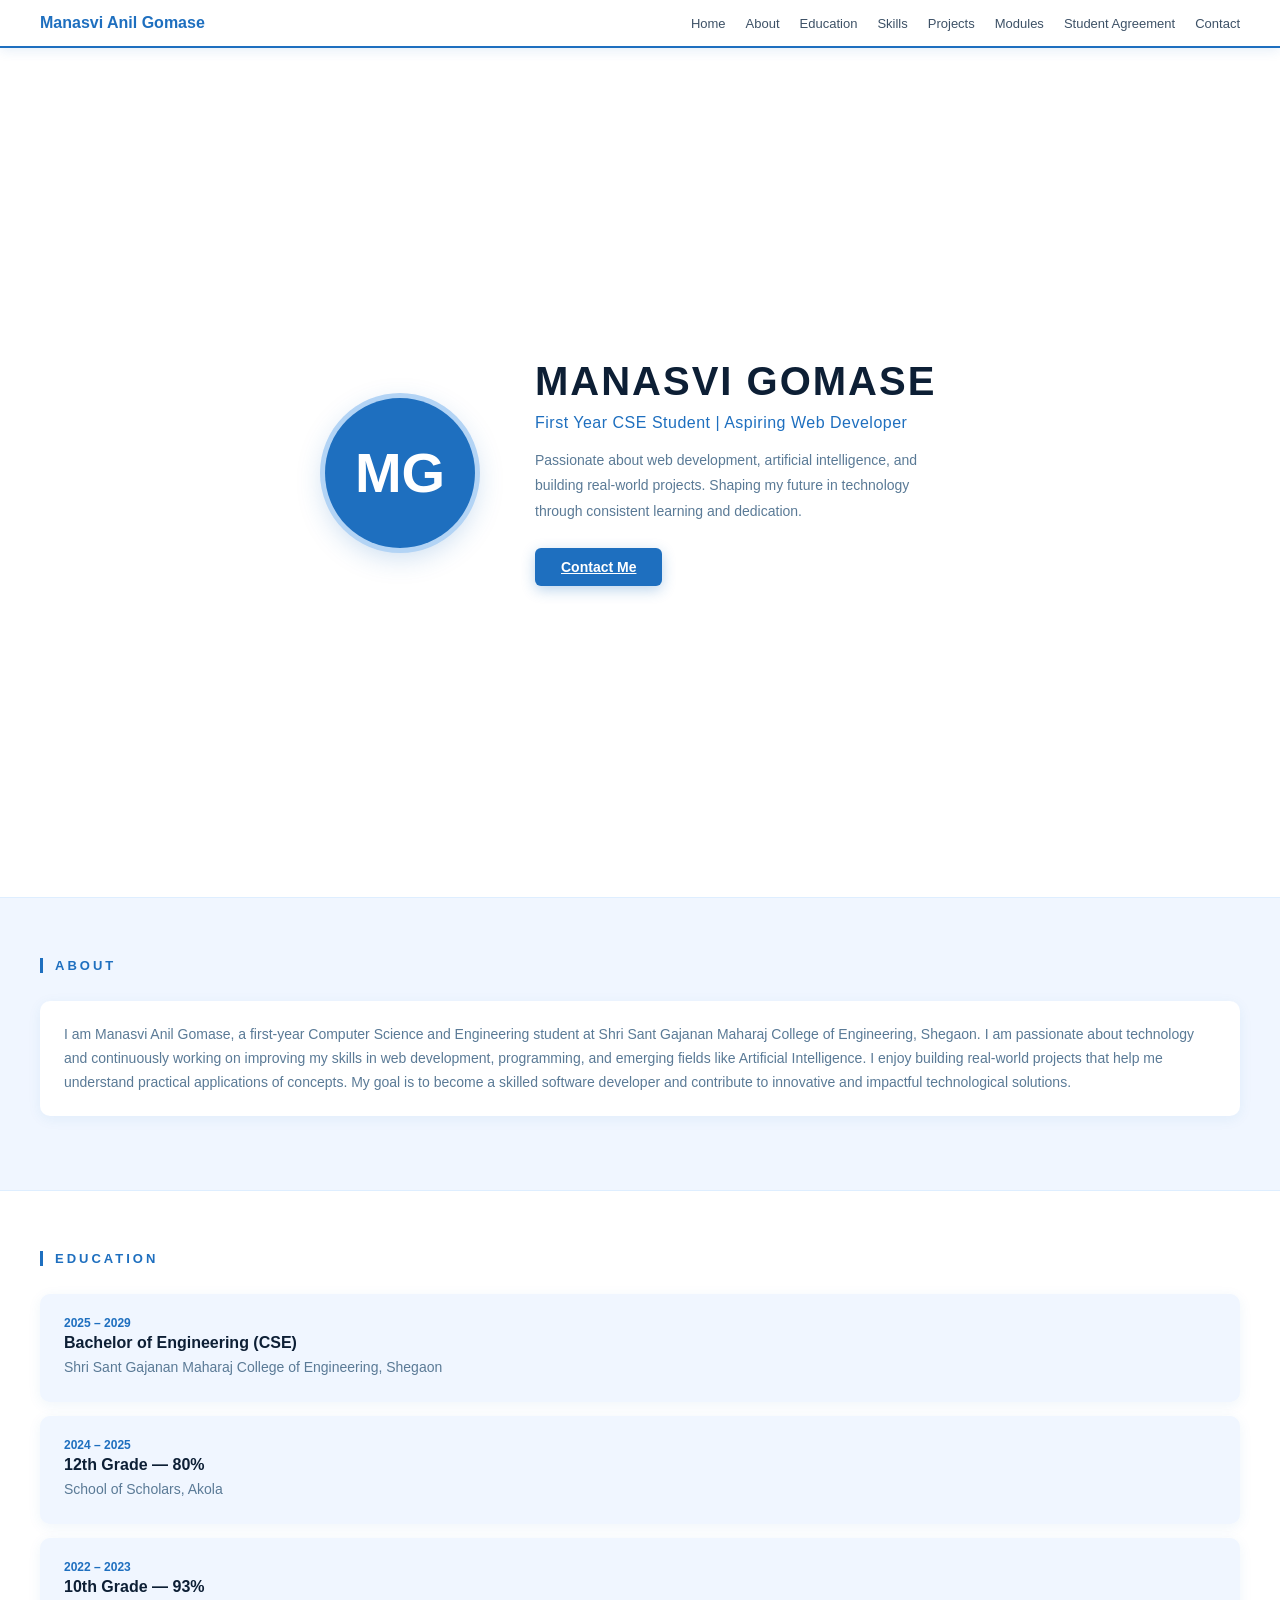
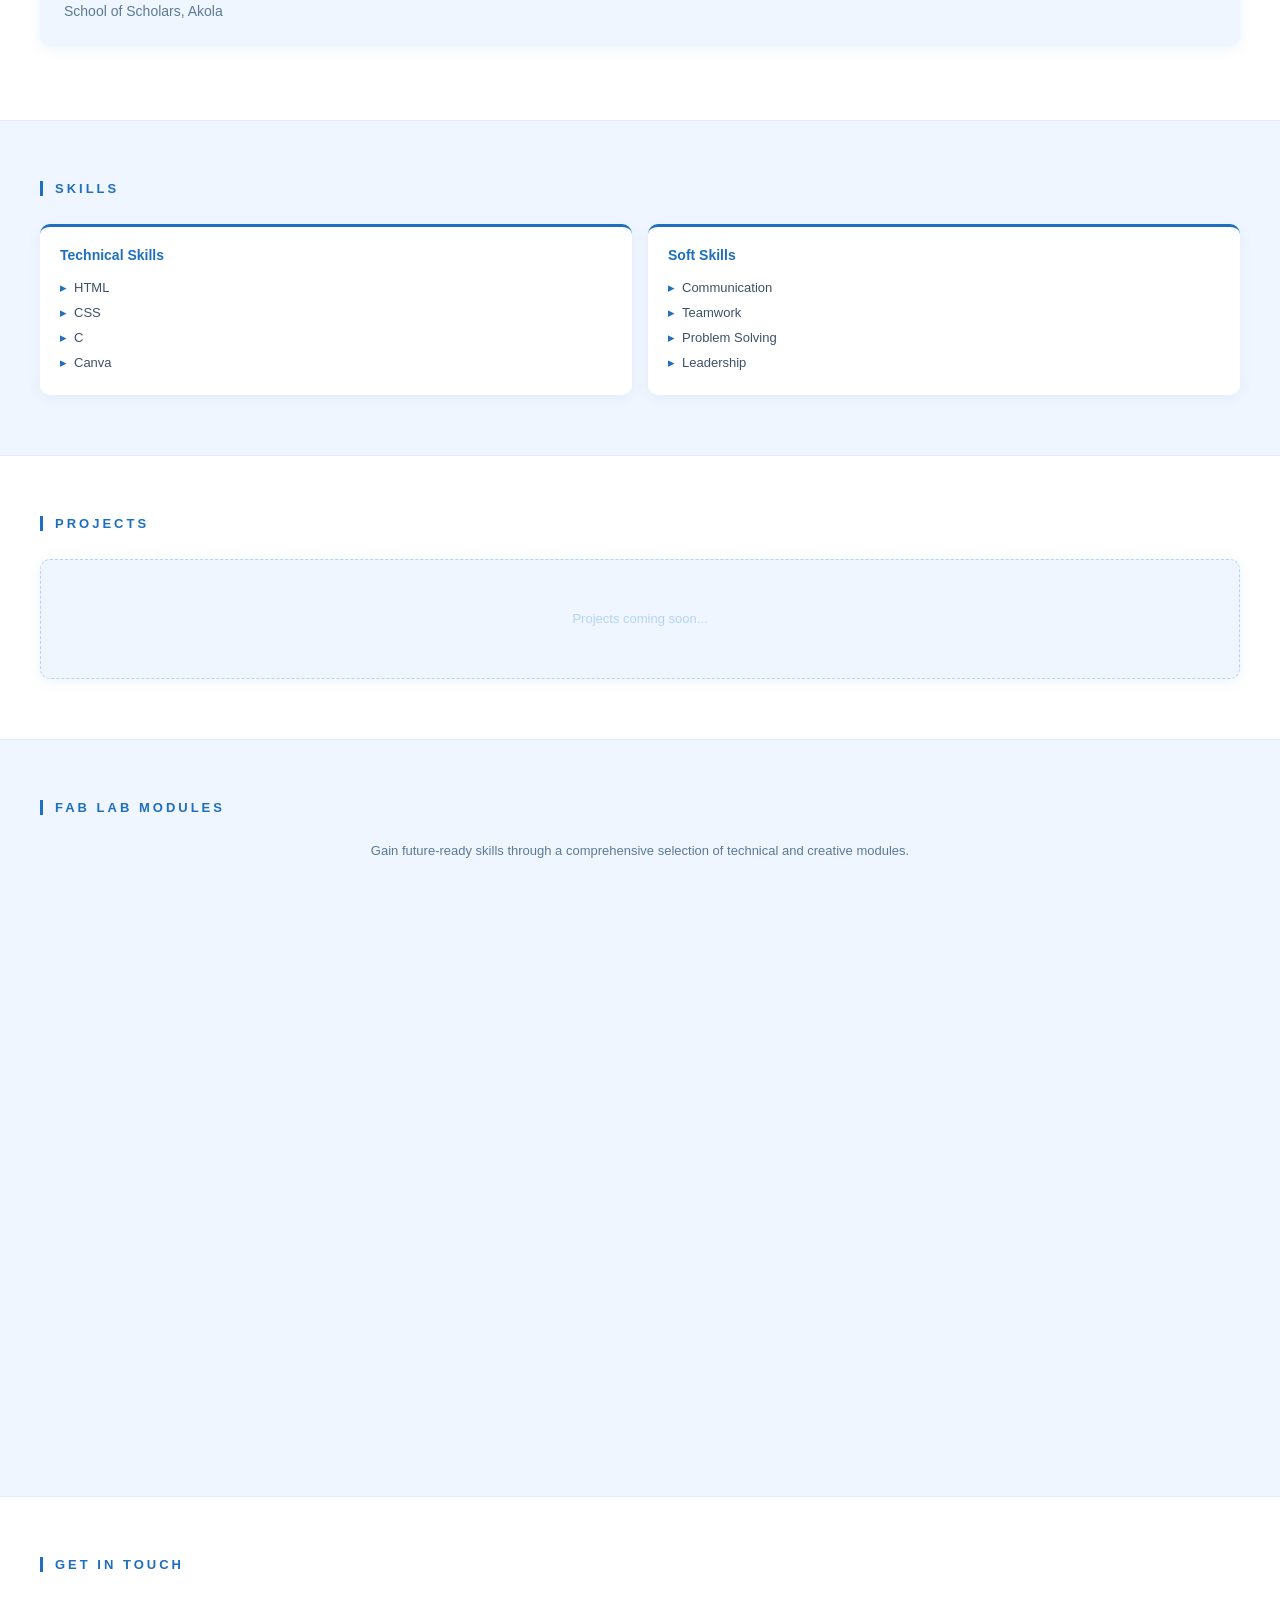
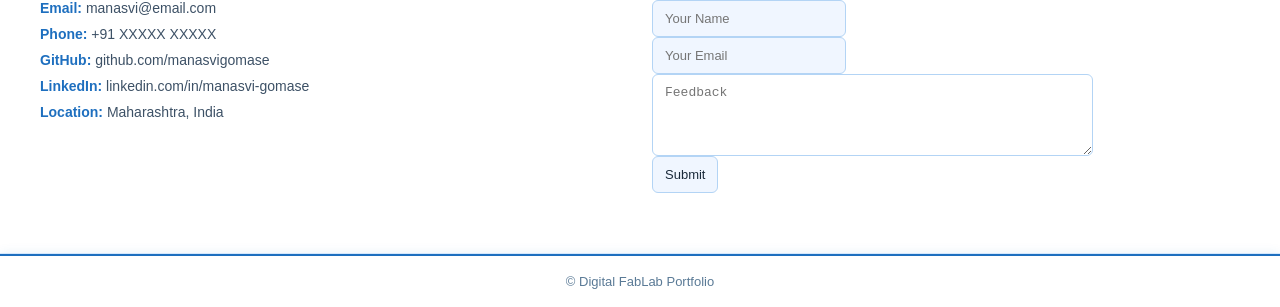
<file: index.html>
<html>
<head>
  <title>Manasvi Anil Gomase — Portfolio</title>
  <link rel="stylesheet" href="style.css">
</head>
<body>

  <!-- NAVBAR -->
  <nav>
    <span class="logo">Manasvi Anil Gomase</span>
    <ul>
      <li><a href="#home">Home</a></li>
      <li><a href="#about">About</a></li>
      <li><a href="#education">Education</a></li>
      <li><a href="#skills">Skills</a></li>
      <li><a href="#projects">Projects</a></li>
      <li><a href="#modules">Modules</a></li>
      <li><a href="std_agree.html" target="_blank">Student Agreement</a></li>
      <li><a href="#contact">Contact</a></li>
    </ul>
  </nav>

  <!-- HERO -->
  <section id="home" class="hero">
    <div class="hero-img">MG</div>
    <div class="hero-text">
      <h1>MANASVI GOMASE</h1>
      <h2>First Year CSE Student | Aspiring Web Developer</h2>
      <p>Passionate about web development, artificial intelligence, and building real-world projects. Shaping my future in technology through consistent learning and dedication.</p>
      <a href="#contact" class="hero-btn">Contact Me</a>
    </div>
  </section>

  <!-- ABOUT -->
  <section id="about" class="section blue">
    <div class="section-title">About</div>
    <div class="card">
      <p>
        I am Manasvi Anil Gomase, a first-year Computer Science and Engineering student at Shri Sant Gajanan Maharaj College of Engineering, Shegaon. I am passionate about technology and continuously working on improving my skills in web development, programming, and emerging fields like Artificial Intelligence.
        I enjoy building real-world projects that help me understand practical applications of concepts.
        My goal is to become a skilled software developer and contribute to innovative and impactful technological solutions.
      </p>
    </div>
  </section>

  <!-- EDUCATION -->
  <section id="education" class="section white">
    <div class="section-title">Education</div>
    <div class="card">
      <span class="tag">2025 – 2029</span>
      <h3>Bachelor of Engineering (CSE)</h3>
      <p>Shri Sant Gajanan Maharaj College of Engineering, Shegaon</p>
    </div>
    <div class="card">
      <span class="tag">2024 – 2025</span>
      <h3>12th Grade — 80%</h3>
      <p>School of Scholars, Akola</p>
    </div>
    <div class="card">
      <span class="tag">2022 – 2023</span>
      <h3>10th Grade — 93%</h3>
      <p>School of Scholars, Akola</p>
    </div>
  </section>

  <!-- SKILLS -->
  <section id="skills" class="section blue">
    <div class="section-title">Skills</div>
    <div class="skills-grid">
      <div class="skill-box">
        <h3>Technical Skills</h3>
        <ul>
          <li>HTML</li>
          <li>CSS</li>
          <li>C</li>
          <li>Canva</li>
        </ul>
      </div>
      <div class="skill-box">
        <h3>Soft Skills</h3>
        <ul>
          <li>Communication</li>
          <li>Teamwork</li>
          <li>Problem Solving</li>
          <li>Leadership</li>
        </ul>
      </div>
    </div>
  </section>

  <!-- PROJECTS -->
  <section id="projects" class="section white">
    <div class="section-title">Projects</div>
    <div class="project-empty">
      <span>Projects coming soon...</span>
    </div>
  </section>

  <!-- MODULES -->
  <section id="modules" class="section blue">
    <div class="section-title">Fab Lab Modules</div>
    <p class="modules-intro">Gain future-ready skills through a comprehensive selection of technical and creative modules.</p>
    <div class="modules-grid">

      <!-- Web Development -->
      <div class="mod-card">
        <div class="mod-card-inner">
          <div class="mod-front" style="--accent:#ff9800; --accent-light:#fff3e0;">
            <div class="mod-icon-wrap" style="background:#fff3e0;">
              <svg width="28" height="28" viewBox="0 0 24 24"><circle cx="12" cy="12" r="10" fill="#ff9800" opacity="0.15"/><path fill="#ff9800" d="M12 2C6.48 2 2 6.48 2 12s4.48 10 10 10 10-4.48 10-10S17.52 2 12 2zm-1 17.93c-3.95-.49-7-3.85-7-7.93 0-.62.08-1.21.21-1.79L9 15v1c0 1.1.9 2 2 2v1.93zm6.9-2.54c-.26-.81-1-1.39-1.9-1.39h-1v-3c0-.55-.45-1-1-1H8v-2h2c.55 0 1-.45 1-1V7h2c1.1 0 2-.9 2-2v-.41c2.93 1.19 5 4.06 5 7.41 0 2.08-.8 3.97-2.1 5.39z"/></svg>
            </div>
            <div class="mod-title">Web Development</div>
            <div class="mod-tag" style="color:#ff9800; background:#fff3e0;">HTML · CSS · JS</div>
          </div>
          <div class="mod-back" style="--accent:#ff9800;">
            <div class="mod-back-title">Web Development</div>
            <p class="mod-desc">Building responsive, accessible websites from scratch using modern HTML, CSS, and JavaScript.</p>
            <a href="learnings.md" class="mod-link" style="border-color:#ff9800; color:#ff9800;">📄 View Notes →</a>
          </div>
        </div>
      </div>

      <!-- UI/UX Design -->
      <div class="mod-card">
        <div class="mod-card-inner">
          <div class="mod-front" style="--accent:#e91e63; --accent-light:#fce4ec;">
            <div class="mod-icon-wrap" style="background:#fce4ec;">
              <svg width="28" height="28" viewBox="0 0 24 24"><path fill="#e91e63" d="M12 3c-4.97 0-9 4.03-9 9s4.03 9 9 9 9-4.03 9-9-4.03-9-9-9zm0 16c-3.86 0-7-3.14-7-7s3.14-7 7-7 7 3.14 7 7-3.14 7-7 7z"/><path fill="#e91e63" d="M12 8c-2.21 0-4 1.79-4 4s1.79 4 4 4 4-1.79 4-4-1.79-4-4-4zm0 6c-1.1 0-2-.9-2-2s.9-2 2-2 2 .9 2 2-.9 2-2 2z"/></svg>
            </div>
            <div class="mod-title">UI/UX Design</div>
            <div class="mod-tag" style="color:#e91e63; background:#fce4ec;">Figma · Prototyping</div>
          </div>
          <div class="mod-back" style="--accent:#e91e63;">
            <div class="mod-back-title">UI/UX Design</div>
            <p class="mod-desc">Designing intuitive interfaces and user experiences using Figma — from wireframes to polished prototypes.</p>
            <div class="mod-links-col">
              <a href="https://www.figma.com/design/nIs9AjOGGmblWzNxbGfaVk/project?node-id=2-3&t=CEdAM4NLik5T2jX7-1" target="_blank" class="mod-link" style="border-color:#e91e63; color:#e91e63;">🎨 Project Design →</a>
              <a href="https://www.figma.com/design/fpta4IPZuKh6LiPU5qY6MK/red-bull-final?node-id=0-1&t=2FHBfzVdJhu06Wbn-1" target="_blank" class="mod-link" style="border-color:#e91e63; color:#e91e63;">🐂 Red Bull Final →</a>
            </div>
          </div>
        </div>
      </div>

      <!-- CAD Designing -->
      <div class="mod-card">
        <div class="mod-card-inner">
          <div class="mod-front" style="--accent:#4caf50; --accent-light:#e8f5e9;">
            <div class="mod-icon-wrap" style="background:#e8f5e9;">
              <svg width="28" height="28" viewBox="0 0 24 24"><path fill="#4caf50" d="M19 3H5c-1.1 0-2 .9-2 2v14c0 1.1.9 2 2 2h14c1.1 0 2-.9 2-2V5c0-1.1-.9-2-2-2zm-7 3c1.93 0 3.5 1.57 3.5 3.5S13.93 13 12 13s-3.5-1.57-3.5-3.5S10.07 6 12 6zm7 13H5v-.23c0-.62.28-1.2.76-1.58C7.47 15.82 9.64 15 12 15s4.53.82 6.24 2.19c.48.38.76.97.76 1.58V19z"/></svg>
            </div>
            <div class="mod-title">CAD Designing</div>
            <div class="mod-tag" style="color:#4caf50; background:#e8f5e9;">3D Modelling</div>
          </div>
          <div class="mod-back" style="--accent:#4caf50;">
            <div class="mod-back-title">CAD Designing</div>
            <p class="mod-desc">Creating precise 3D models and engineering drawings using CAD software for real-world fabrication.</p>
          </div>
        </div>
      </div>

      <!-- Laser Cutting -->
      <div class="mod-card">
        <div class="mod-card-inner">
          <div class="mod-front" style="--accent:#ffc107; --accent-light:#fff8e1;">
            <div class="mod-icon-wrap" style="background:#fff8e1;">
              <svg width="28" height="28" viewBox="0 0 24 24"><path fill="#ffc107" d="M7 14c-1.66 0-3 1.34-3 3 0 1.31-1.16 2-2 2 .92 1.22 2.49 2 4 2 2.21 0 4-1.79 4-4 0-1.66-1.34-3-3-3zm13.71-9.37l-1.34-1.34c-.39-.39-1.02-.39-1.41 0L9 12.25 11.75 15l8.96-8.96c.39-.39.39-1.02 0-1.41z"/></svg>
            </div>
            <div class="mod-title">Laser Cutting</div>
            <div class="mod-tag" style="color:#ffc107; background:#fff8e1;">Fabrication</div>
          </div>
          <div class="mod-back" style="--accent:#ffc107;">
            <div class="mod-back-title">Laser Cutting</div>
            <p class="mod-desc">Using laser cutters to fabricate precise shapes and engravings on wood, acrylic, and other materials.</p>
          </div>
        </div>
      </div>

      <!-- 3D Printing -->
      <div class="mod-card">
        <div class="mod-card-inner">
          <div class="mod-front" style="--accent:#2196f3; --accent-light:#e3f2fd;">
            <div class="mod-icon-wrap" style="background:#e3f2fd;">
              <svg width="28" height="28" viewBox="0 0 24 24"><path fill="#2196f3" d="M12 2L2 7l10 5 10-5-10-5z"/><path fill="#2196f3" opacity="0.7" d="M2 17l10 5 10-5"/><path fill="#2196f3" opacity="0.4" d="M2 12l10 5 10-5"/></svg>
            </div>
            <div class="mod-title">3D Printing</div>
            <div class="mod-tag" style="color:#2196f3; background:#e3f2fd;">Additive Mfg.</div>
          </div>
          <div class="mod-back" style="--accent:#2196f3;">
            <div class="mod-back-title">3D Printing</div>
            <p class="mod-desc">Turning digital designs into physical objects layer by layer using FDM and resin 3D printers.</p>
          </div>
        </div>
      </div>

      <!-- PCB Design -->
      <div class="mod-card">
        <div class="mod-card-inner">
          <div class="mod-front" style="--accent:#9c27b0; --accent-light:#f3e5f5;">
            <div class="mod-icon-wrap" style="background:#f3e5f5;">
              <svg width="28" height="28" viewBox="0 0 24 24"><path fill="#9c27b0" d="M9 3H7v2H5v2h2v2H5v2h2v2H5v2h2v2h2v-2h2v2h2v-2h2v2h2v-2h2v-2h-2v-2h2v-2h-2V9h2V7h-2V5h-2v2h-2V5h-2v2H9V3zm0 4h6v10H9V7z"/></svg>
            </div>
            <div class="mod-title">PCB Design</div>
            <div class="mod-tag" style="color:#9c27b0; background:#f3e5f5;">Electronics</div>
          </div>
          <div class="mod-back" style="--accent:#9c27b0;">
            <div class="mod-back-title">PCB Design</div>
            <p class="mod-desc">Designing printed circuit boards with schematic capture and layout tools for electronic projects.</p>
          </div>
        </div>
      </div>

      <!-- IoT & Embedded -->
      <div class="mod-card">
        <div class="mod-card-inner">
          <div class="mod-front" style="--accent:#00bcd4; --accent-light:#e0f7fa;">
            <div class="mod-icon-wrap" style="background:#e0f7fa;">
              <svg width="28" height="28" viewBox="0 0 24 24"><path fill="#00bcd4" d="M1 9l2 2c4.97-4.97 13.03-4.97 18 0l2-2C16.93 2.93 7.08 2.93 1 9zm8 8l3 3 3-3c-1.65-1.66-4.34-1.66-6 0zm-4-4l2 2c2.76-2.76 7.24-2.76 10 0l2-2C15.14 9.14 8.87 9.14 5 13z"/></svg>
            </div>
            <div class="mod-title">IoT &amp; Embedded</div>
            <div class="mod-tag" style="color:#00bcd4; background:#e0f7fa;">Arduino · ESP32</div>
          </div>
          <div class="mod-back" style="--accent:#00bcd4;">
            <div class="mod-back-title">IoT &amp; Embedded</div>
            <p class="mod-desc">Programming microcontrollers and connecting devices to the internet for smart, connected projects.</p>
          </div>
        </div>
      </div>

      <!-- Java Programming -->
      <div class="mod-card">
        <div class="mod-card-inner">
          <div class="mod-front" style="--accent:#ff5722; --accent-light:#fff3e0;">
            <div class="mod-icon-wrap" style="background:#fff3e0;">
              <svg width="28" height="28" viewBox="0 0 24 24"><path fill="#ff5722" d="M9.4 16.6L4.8 12l4.6-4.6L8 6l-6 6 6 6 1.4-1.4zm5.2 0l4.6-4.6-4.6-4.6L16 6l6 6-6 6-1.4-1.4z"/></svg>
            </div>
            <div class="mod-title">Java Programming</div>
            <div class="mod-tag" style="color:#ff5722; background:#fff3e0;">OOP · DSA</div>
          </div>
          <div class="mod-back" style="--accent:#ff5722;">
            <div class="mod-back-title">Java Programming</div>
            <p class="mod-desc">Learning object-oriented programming, data structures, and algorithms through Java to build robust applications.</p>
          </div>
        </div>
      </div>

      <!-- AI & ML -->
      <div class="mod-card">
        <div class="mod-card-inner">
          <div class="mod-front" style="--accent:#3f51b5; --accent-light:#e8eaf6;">
            <div class="mod-icon-wrap" style="background:#e8eaf6;">
              <svg width="28" height="28" viewBox="0 0 24 24"><path fill="#3f51b5" d="M21 10.5h-1V7c0-1.1-.9-2-2-2h-4V3.5C14 2.12 12.88 1 11.5 1S9 2.12 9 3.5V5H5C3.9 5 3 5.9 3 7v3.5H2c-1.1 0-2 .9-2 2s.9 2 2 2h1V19c0 1.1.9 2 2 2h14c1.1 0 2-.9 2-2v-3.5h1c1.1 0 2-.9 2-2s-.9-2-2-2zM9 13.5c-.83 0-1.5-.67-1.5-1.5s.67-1.5 1.5-1.5 1.5.67 1.5 1.5-.67 1.5-1.5 1.5zm6 0c-.83 0-1.5-.67-1.5-1.5s.67-1.5 1.5-1.5 1.5.67 1.5 1.5-.67 1.5-1.5 1.5z"/></svg>
            </div>
            <div class="mod-title">AI &amp; ML</div>
            <div class="mod-tag" style="color:#3f51b5; background:#e8eaf6;">Python · Models</div>
          </div>
          <div class="mod-back" style="--accent:#3f51b5;">
            <div class="mod-back-title">AI &amp; ML</div>
            <p class="mod-desc">Exploring machine learning algorithms, neural networks, and AI tools to solve intelligent real-world problems.</p>
          </div>
        </div>
      </div>

    </div>
  </section>

  <!-- CONTACT -->
  <section id="contact" class="section white">
    <div class="section-title">Get in Touch</div>
    <div class="contact-grid">
      <div class="contact-info">
        <p><strong>Email:</strong> manasvi@email.com</p>
        <p><strong>Phone:</strong> +91 XXXXX XXXXX</p>
        <p><strong>GitHub:</strong> github.com/manasvigomase</p>
        <p><strong>LinkedIn:</strong> linkedin.com/in/manasvi-gomase</p>
        <p><strong>Location:</strong> Maharashtra, India</p>
      </div>
      <div class="contact-form">
        <form>
          <input type="text" placeholder="Your Name" required><br>
          <input type="email" placeholder="Your Email" required><br>
          <textarea rows="4" cols="50" placeholder="Feedback"></textarea><br>
          <input type="submit" value="Submit">
        </form>
      </div>
    </div>
  </section>

  <footer>
    <p>© Digital FabLab Portfolio</p>
  </footer>

</body>
</html>
</file>
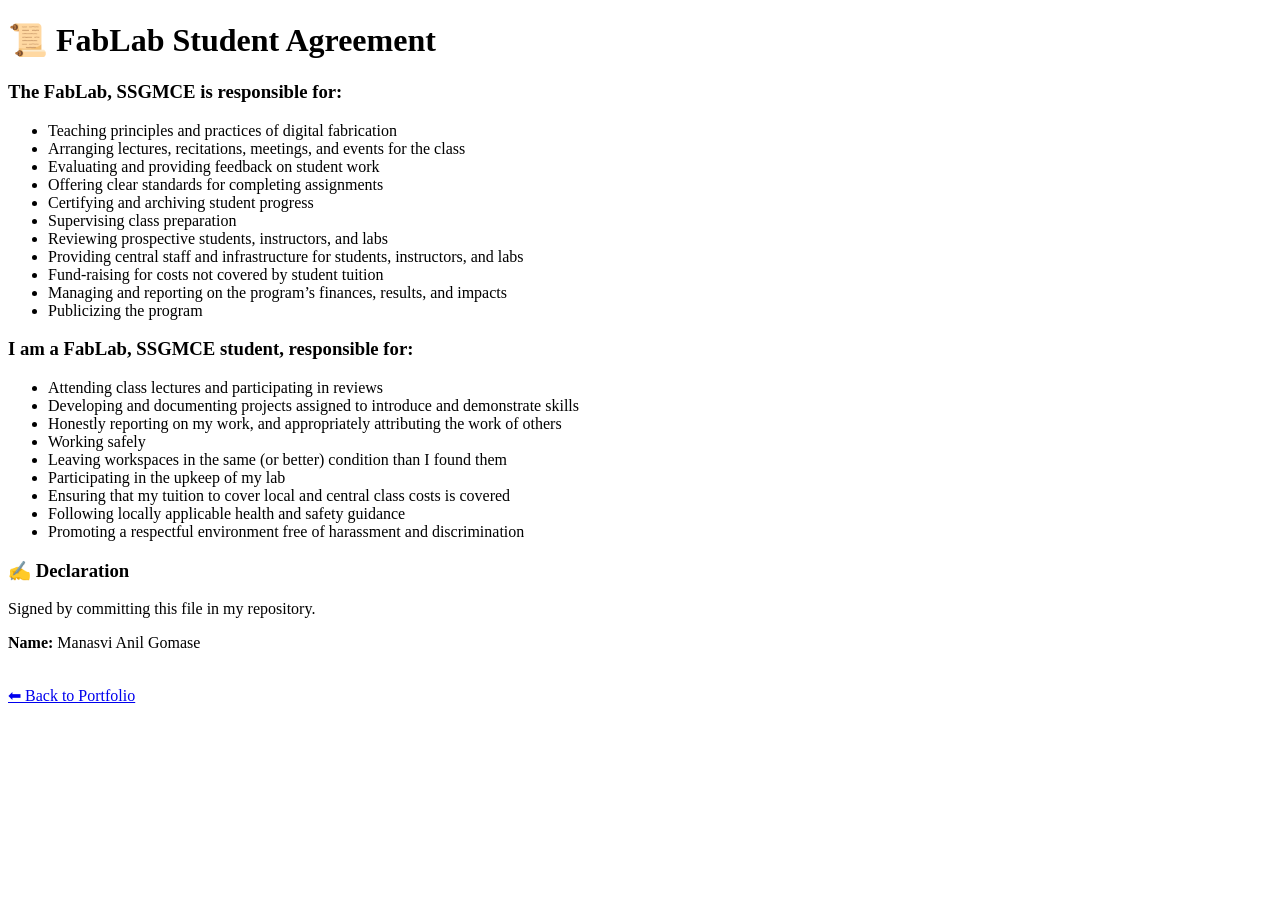
<file: std_agree.html>
<!DOCTYPE html>
<html>
<head>
    <title>FabLab Student Agreement</title>
</head>
<body>

<h1>📜 FabLab Student Agreement</h1>

<h3>The FabLab, SSGMCE is responsible for:</h3>
<ul>
    <li>Teaching principles and practices of digital fabrication</li>
    <li>Arranging lectures, recitations, meetings, and events for the class</li>
    <li>Evaluating and providing feedback on student work</li>
    <li>Offering clear standards for completing assignments</li>
    <li>Certifying and archiving student progress</li>
    <li>Supervising class preparation</li>
    <li>Reviewing prospective students, instructors, and labs</li>
    <li>Providing central staff and infrastructure for students, instructors, and labs</li>
    <li>Fund-raising for costs not covered by student tuition</li>
    <li>Managing and reporting on the program’s finances, results, and impacts</li>
    <li>Publicizing the program</li>
</ul>

<h3>I am a FabLab, SSGMCE student, responsible for:</h3>
<ul>
    <li>Attending class lectures and participating in reviews</li>
    <li>Developing and documenting projects assigned to introduce and demonstrate skills</li>
    <li>Honestly reporting on my work, and appropriately attributing the work of others</li>
    <li>Working safely</li>
    <li>Leaving workspaces in the same (or better) condition than I found them</li>
    <li>Participating in the upkeep of my lab</li>
    <li>Ensuring that my tuition to cover local and central class costs is covered</li>
    <li>Following locally applicable health and safety guidance</li>
    <li>Promoting a respectful environment free of harassment and discrimination</li>
</ul>

<h3>✍️ Declaration</h3>

<p>Signed by committing this file in my repository.</p>

<p><strong>Name:</strong> Manasvi Anil Gomase</p>

<br>

<a href="index.html">⬅ Back to Portfolio</a>

</body>
</html>
</file>
<file: style.css>
/* ===== RESET ===== */
* { margin: 0; padding: 0; box-sizing: border-box; }

/* ===== GLOBAL ===== */
body { font-family: Arial, sans-serif; color: #1a2a3a; }

/* ===== NAVBAR ===== */
nav {
  background: #ffffff;
  display: flex;
  justify-content: space-between;
  align-items: center;
  padding: 14px 40px;
  position: sticky;
  top: 0;
  z-index: 100;
  box-shadow: 0 2px 12px rgba(30,111,191,0.12);
  border-bottom: 2px solid #1e6fbf;
}
nav .logo { color: #1e6fbf; font-weight: bold; font-size: 16px; }
nav ul { display: flex; gap: 20px; list-style: none; }
nav a { color: #3d5166; text-decoration: none; font-size: 13px; transition: color 0.2s; }
nav a:hover { color: #1e6fbf; }

/* ===== HERO ===== */
.hero {
  background: #ffffff;
  min-height: calc(100vh - 50px);
  padding: 40px;
  display: flex;
  align-items: center;
  justify-content: center;
  gap: 60px;
  flex-wrap: wrap;
  border-bottom: 1px solid #deeeff;
}
.hero-img {
  width: 150px;
  height: 150px;
  border-radius: 50%;
  background: #1e6fbf;
  display: flex;
  align-items: center;
  justify-content: center;
  font-size: 56px;
  font-weight: bold;
  color: #fff;
  box-shadow: 0 0 0 5px #b3d4f5, 0 8px 28px rgba(30,111,191,0.25);
}
.hero-text h1 { font-size: 40px; color: #0d1f35; letter-spacing: 2px; font-weight: 700; }
.hero-text h2 { font-size: 16px; color: #1e6fbf; margin: 10px 0 16px; font-weight: normal; letter-spacing: 0.5px; }
.hero-text p { font-size: 14px; color: #5a7a96; max-width: 420px; line-height: 1.8; margin-bottom: 24px; }
.hero-btn {
  background: #1e6fbf;
  color: #fff;
  padding: 11px 26px;
  border-radius: 6px;
  font-size: 14px;
  font-weight: bold;
  display: inline-block;
  box-shadow: 0 4px 14px rgba(30,111,191,0.3);
}

/* ===== SECTIONS ===== */
.section {
  padding: 60px 40px;
  border-bottom: 1px solid #deeeff;
}
.section.white { background: #ffffff; }
.section.blue  { background: #f0f6ff; }

/* ===== SECTION TITLE ===== */
.section-title {
  font-size: 13px;
  font-weight: bold;
  color: #1e6fbf;
  letter-spacing: 3px;
  text-transform: uppercase;
  border-left: 3px solid #1e6fbf;
  padding-left: 12px;
  margin-bottom: 28px;
}

/* ===== CARDS ===== */
.card {
  border-radius: 10px;
  padding: 22px 24px;
  box-shadow: 0 3px 14px rgba(30,111,191,0.07);
  margin-bottom: 14px;
}
.section.white .card { background: #f0f6ff; }
.section.blue  .card { background: #ffffff; }
.card h3 { font-size: 16px; color: #0d1f35; margin-bottom: 4px; }
.card p  { font-size: 14px; color: #5a7a96; line-height: 1.7; }
.card .tag { font-size: 12px; color: #1e6fbf; font-weight: bold; display: block; margin-bottom: 4px; }

/* ===== SKILLS ===== */
.skills-grid { display: flex; gap: 16px; flex-wrap: wrap; }
.skill-box {
  flex: 1;
  min-width: 180px;
  border-radius: 10px;
  padding: 20px;
  box-shadow: 0 3px 14px rgba(30,111,191,0.07);
  border-top: 3px solid #1e6fbf;
}
.section.white .skill-box { background: #f0f6ff; }
.section.blue  .skill-box { background: #ffffff; }
.skill-box h3 { font-size: 14px; color: #1e6fbf; margin-bottom: 12px; }
.skill-box ul { list-style: none; }
.skill-box li { font-size: 13px; color: #3d5166; padding: 5px 0 5px 14px; position: relative; }
.skill-box li::before { content: '▸'; position: absolute; left: 0; color: #1e6fbf; }

/* ===== PROJECTS ===== */
.project-empty {
  border-radius: 10px;
  min-height: 120px;
  border: 1.5px dashed #b3d4f5;
  display: flex;
  align-items: center;
  justify-content: center;
  box-shadow: 0 3px 14px rgba(30,111,191,0.07);
}
.section.white .project-empty { background: #f0f6ff; }
.section.blue  .project-empty { background: #ffffff; }
.project-empty span { font-size: 13px; color: #b3d4f5; }

/* ===== MODULES ===== */
.modules-intro {
  font-size: 13px;
  color: #5a7a96;
  margin-bottom: 28px;
  text-align: center;
}

.modules-grid {
  display: grid;
  grid-template-columns: repeat(3, 1fr);
  gap: 20px;
  max-width: 900px;
  margin: 0 auto;
}

/* Flip card container */
.mod-card {
  height: 170px;
  perspective: 1000px;
  cursor: pointer;
}

.mod-card-inner {
  position: relative;
  width: 100%;
  height: 100%;
  transition: transform 0.55s cubic-bezier(0.4, 0.2, 0.2, 1);
  transform-style: preserve-3d;
}

.mod-card:hover .mod-card-inner {
  transform: rotateY(180deg);
}

/* Shared front/back */
.mod-front,
.mod-back {
  position: absolute;
  width: 100%;
  height: 100%;
  border-radius: 14px;
  backface-visibility: hidden;
  -webkit-backface-visibility: hidden;
  display: flex;
  flex-direction: column;
  align-items: center;
  justify-content: center;
  padding: 18px 16px;
  box-shadow: 0 4px 16px rgba(30,111,191,0.10);
  gap: 8px;
}

/* FRONT */
.mod-front {
  background: #ffffff;
  border-top: 3px solid var(--accent);
  text-align: center;
}

.mod-icon-wrap {
  width: 52px;
  height: 52px;
  border-radius: 50%;
  display: flex;
  align-items: center;
  justify-content: center;
  margin-bottom: 4px;
  transition: transform 0.3s;
}

.mod-card:hover .mod-icon-wrap {
  transform: scale(1.1);
}

.mod-title {
  font-size: 13.5px;
  font-weight: 700;
  color: #0d1f35;
  line-height: 1.3;
}

.mod-tag {
  font-size: 10.5px;
  font-weight: 600;
  padding: 3px 10px;
  border-radius: 20px;
  letter-spacing: 0.4px;
}

/* BACK */
.mod-back {
  background: var(--accent);
  transform: rotateY(180deg);
  text-align: center;
  gap: 6px;
}

.mod-back-title {
  font-size: 13px;
  font-weight: 700;
  color: #ffffff;
  margin-bottom: 2px;
}

.mod-desc {
  font-size: 11.5px;
  color: rgba(255,255,255,0.9);
  line-height: 1.6;
  max-width: 200px;
}

.mod-link {
  display: inline-block;
  margin-top: 4px;
  font-size: 11px;
  font-weight: 700;
  color: var(--accent);
  background: #ffffff;
  border: 1.5px solid var(--accent);
  border-radius: 20px;
  padding: 4px 12px;
  text-decoration: none;
  transition: background 0.2s, color 0.2s;
}

.mod-link:hover {
  background: rgba(255,255,255,0.85);
}

.mod-links-col {
  display: flex;
  flex-direction: column;
  gap: 6px;
  align-items: center;
  width: 100%;
}

/* ===== CONTACT ===== */
.contact-grid { display: flex; gap: 24px; flex-wrap: wrap; }
.contact-info { flex: 1; min-width: 180px; }
.contact-info p { font-size: 14px; color: #3d5166; margin-bottom: 10px; }
.contact-info strong { color: #1e6fbf; }
.contact-form { flex: 1; min-width: 180px; display: flex; flex-direction: column; gap: 10px; }
.contact-form input,
.contact-form textarea {
  padding: 10px 12px;
  border-radius: 6px;
  border: 1px solid #b3d4f5;
  background: #f0f6ff;
  color: #1a2a3a;
  font-size: 13px;
  outline: none;
  transition: border 0.2s;
}
.contact-form input:focus { border-color: #1e6fbf; }
.contact-form textarea { background: #ffffff; color: #1a2a3a; }
.contact-form .submit {
  background: #1e6fbf;
  color: #fff;
  border: none;
  padding: 10px;
  border-radius: 6px;
  font-weight: bold;
  font-size: 14px;
  cursor: pointer;
  box-shadow: 0 4px 12px rgba(30,111,191,0.25);
}
.contact-form .submit:hover { background: #155a9e; }

/* ===== FOOTER ===== */
footer {
  background: #ffffff;
  border-top: 2px solid #1e6fbf;
  text-align: center;
  padding: 18px;
  font-size: 13px;
  color: #5a7a96;
  box-shadow: 0 -2px 10px rgba(30,111,191,0.08);
}
</file>
